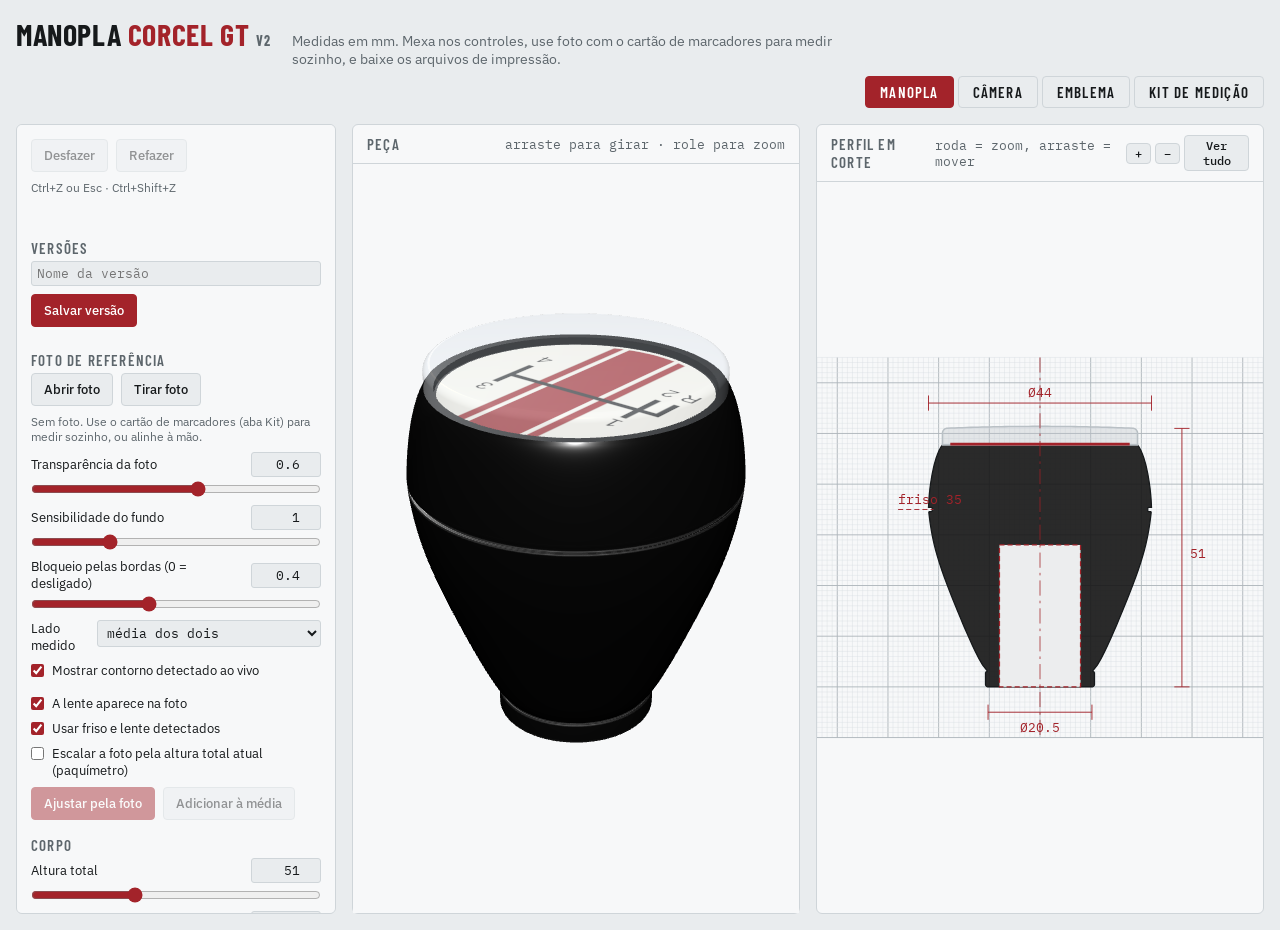
<file: v2/index.html>
<!doctype html>
<html lang="pt-BR">
<head>
  <meta charset="utf-8">
  <meta name="viewport" content="width=device-width, initial-scale=1, viewport-fit=cover">
  <title>Bancada da Manopla Corcel GT</title>
  <link rel="preconnect" href="https://fonts.googleapis.com">
  <link rel="stylesheet" href="https://fonts.googleapis.com/css2?family=Barlow+Condensed:wght@600;700&family=IBM+Plex+Sans:wght@400;500&family=IBM+Plex+Mono:wght@400;500&display=swap">
  <script type="module" crossorigin src="./assets/index-DEo3eXGm.js"></script>
  <link rel="stylesheet" crossorigin href="./assets/index-HDtObFIM.css">
</head>
<body>
  <div class="app" data-tab="knob">
    <header>
      <h1>Manopla <span>Corcel GT</span> <small>v2</small></h1>
      <p>Medidas em mm. Mexa nos controles, use foto com o cartão de marcadores para medir sozinho, e baixe os arquivos de impressão.</p>
      <nav class="tabs" role="tablist">
        <button role="tab" data-tab="knob">Manopla</button>
        <button role="tab" data-tab="cam">Câmera</button>
        <button role="tab" data-tab="emb">Emblema</button>
        <button role="tab" data-tab="kit">Kit de medição</button>
      </nav>
    </header>

    <!-- aba Manopla -->
    <aside class="panel controls pane-knob" id="knob-controls" aria-label="Medidas"></aside>
    <section class="panel view pane-knob">
      <h2>Peça <small>arraste para girar · role para zoom</small></h2>
      <div class="three" id="knob-3d"></div>
    </section>
    <section class="panel view pane-knob vp">
      <h2>Perfil em corte <span class="zoom"><small>roda = zoom, arraste = mover</small><button data-z="in" aria-label="Aproximar">+</button><button data-z="out" aria-label="Afastar">−</button><button data-z="fit">Ver tudo</button></span></h2>
      <svg id="profile" role="img" aria-label="Perfil da manopla com cotas"></svg>
    </section>

    <!-- aba Câmera -->
    <aside class="panel controls pane-cam" id="cam-controls" aria-label="Assistente de foto"></aside>
    <section class="panel view wide pane-cam">
      <h2>Câmera <small>guias: eixo, meio e área ideal</small></h2>
      <div class="camstage"><video id="cam-video" playsinline autoplay muted></video><canvas id="cam-over"></canvas></div>
    </section>

    <!-- aba Emblema -->
    <aside class="panel controls pane-emb" id="emb-controls" aria-label="Matriz do emblema"></aside>
    <section class="panel view wide pane-emb">
      <h2>Matriz de estampar <small>macho · fêmea · disco</small></h2>
      <div class="three" id="emb-3d"></div>
    </section>

    <!-- aba Kit -->
    <aside class="panel controls pane-kit" id="kit-controls" aria-label="Kit de medição"></aside>
    <section class="panel view wide pane-kit">
      <h2>Cartão de marcadores e suporte</h2>
      <div class="kitview">
        <div class="cardwrap" id="card-preview"></div>
        <div class="three" id="kit-3d"></div>
      </div>
    </section>
  </div>
  <div id="print-area"></div>
</body>
</html>
</file>
<file: v2/assets/index-HDtObFIM.css>
:root{--bg:#e9ecee;--panel:#f7f8f9;--ink:#16191b;--muted:#5d666c;--line:#cfd5d9;--accent:#a3232a;--chrome:#b9c0c5;--grid:#d8dde0;--grid-strong:#aeb6bb;--body:#141414;--fit:#11805a;--warn:#b7791f;--f-display:"Barlow Condensed", "Arial Narrow", sans-serif;--f-body:"IBM Plex Sans", system-ui, sans-serif;--f-mono:"IBM Plex Mono", ui-monospace, monospace;--lightningcss-light:initial;--lightningcss-dark: ;color-scheme:light}@media (prefers-color-scheme:dark){:root:not([data-theme=light]){--bg:#121517;--panel:#1b1f22;--ink:#e6e9eb;--muted:#97a1a7;--line:#2d3338;--accent:#d9454c;--chrome:#8a939a;--grid:#252b2f;--grid-strong:#3c444a;--body:#050505;--fit:#3fd29a;--warn:#e0a83a;--lightningcss-light: ;--lightningcss-dark:initial;color-scheme:dark}}:root[data-theme=dark]{--bg:#121517;--panel:#1b1f22;--ink:#e6e9eb;--muted:#97a1a7;--line:#2d3338;--accent:#d9454c;--chrome:#8a939a;--grid:#252b2f;--grid-strong:#3c444a;--body:#050505;--fit:#3fd29a;--warn:#e0a83a;--lightningcss-light: ;--lightningcss-dark:initial;color-scheme:dark}*{box-sizing:border-box}html,body{height:100%;margin:0}body{background:var(--bg);color:var(--ink);font-family:var(--f-body);font-size:14px}[hidden]{display:none!important}.app{grid-template-rows:auto 1fr;grid-template-columns:320px minmax(0,1fr) minmax(0,1fr);gap:16px;min-height:100%;padding:16px;display:grid}header{flex-wrap:wrap;grid-column:1/-1;align-items:baseline;gap:8px 20px;display:flex}h1{font-family:var(--f-display);letter-spacing:.02em;text-transform:uppercase;margin:0;font-size:30px;font-weight:700}h1 span{color:var(--accent)}h1 small{color:var(--muted);letter-spacing:.1em;font-size:14px}header p{color:var(--muted);max-width:70ch;margin:0}.tabs{flex-wrap:wrap;gap:4px;margin-left:auto;display:flex}.tabs button{font:600 15px var(--f-display);text-transform:uppercase;letter-spacing:.08em;padding:6px 14px}.tabs button[aria-selected=true]{background:var(--accent);border-color:var(--accent);color:#fff}.app:not([data-tab=knob]) .pane-knob,.app:not([data-tab=cam]) .pane-cam,.app:not([data-tab=emb]) .pane-emb,.app:not([data-tab=kit]) .pane-kit{display:none!important}.panel{background:var(--panel);border:1px solid var(--line);border-radius:6px;min-width:0}.controls{flex-direction:column;gap:16px;max-height:calc(100vh - 110px);padding:14px;display:flex;overflow:auto}.wide{grid-column:2/-1}fieldset{border:0;gap:8px;min-width:0;margin:0;padding:0;display:grid}legend{font-family:var(--f-display);text-transform:uppercase;letter-spacing:.08em;color:var(--muted);padding:0 0 4px;font-size:15px;font-weight:600}.row{grid-template-columns:1fr 70px;align-items:center;gap:4px 8px;display:grid}.row label{font-size:13px}.row input[type=range]{width:100%;accent-color:var(--accent);grid-column:1/-1;margin:0}.row input[type=number],input[type=text],select{font:13px var(--f-mono);border:1px solid var(--line);background:var(--bg);width:100%;color:var(--ink);border-radius:3px;padding:3px 5px}.row input[type=number]{text-align:right;font-variant-numeric:tabular-nums}.row input:disabled{opacity:.45}.check{align-items:flex-start;gap:8px;font-size:13px;display:flex}.check input{accent-color:var(--accent);margin:2px 0 0}.btns{flex-wrap:wrap;align-items:center;gap:8px;display:flex}button,.file{font:500 13px var(--f-body);border:1px solid var(--line);background:var(--bg);color:var(--ink);cursor:pointer;border-radius:4px;padding:7px 12px}button.primary{background:var(--accent);border-color:var(--accent);color:#fff}button:disabled{opacity:.45;cursor:default}button:focus-visible,input:focus-visible,select:focus-visible,.file:focus-within{outline:2px solid var(--accent);outline-offset:2px}.file input{display:none}.hint{color:var(--muted);margin:0;font-size:12px}.toast{color:var(--accent);min-height:1em;margin:0;font-size:12px}.box{border:1px solid var(--line);border-radius:4px;gap:8px;padding:8px;display:grid}.box table{border-collapse:collapse;font:12px var(--f-mono);font-variant-numeric:tabular-nums;width:100%}.box td{border-bottom:1px solid var(--line);padding:2px 4px}.box td:not(:first-child){text-align:right}.up{color:var(--fit)}.box p{margin:0;font-size:12px}.chips{flex-wrap:wrap;gap:6px;display:flex}.chip{font:12px var(--f-mono);border:1px solid var(--line);border-radius:999px;padding:2px 8px}.chip.ok{border-color:var(--fit);color:var(--fit)}.chip.warn{border-color:var(--warn);color:var(--warn)}.chip.bad{border-color:var(--accent);color:var(--accent)}.vlist{gap:6px;margin:0;padding:0;list-style:none;display:grid}.vlist li{border:1px solid var(--line);border-radius:4px;grid-template-columns:minmax(0,1fr) auto auto;align-items:center;gap:6px;padding:6px 8px;display:grid}.vlist li.cur{border-color:var(--accent)}.vlist b{overflow-wrap:anywhere;font-weight:500}.vlist small{color:var(--muted);font-family:var(--f-mono);font-size:11px;display:block}.vlist button{padding:4px 8px;font-size:12px}.view{flex-direction:column;min-height:440px;display:flex}.view h2{font-family:var(--f-display);text-transform:uppercase;letter-spacing:.08em;color:var(--muted);border-bottom:1px solid var(--line);justify-content:space-between;align-items:center;gap:8px;margin:0;padding:10px 14px;font-size:15px;font-weight:600;display:flex}.view h2 small{font-family:var(--f-mono);text-transform:none;letter-spacing:0;font-weight:400}.zoom{align-items:center;gap:4px;display:flex}.zoom button{font:500 12px var(--f-mono);padding:2px 8px}.three{flex:1;min-height:380px;position:relative}.three canvas{width:100%;height:100%;display:block;position:absolute;inset:0}#profile{cursor:grab;touch-action:none;flex:1;width:100%;min-height:380px}#profile.panning{cursor:grabbing}.dim{font-family:var(--f-mono);fill:var(--accent);font-size:2.6px}.camstage{background:#000;flex:1;min-height:420px;position:relative;overflow:hidden}.camstage video,.camstage canvas{object-fit:contain;width:100%;height:100%;position:absolute;inset:0}.checks{gap:6px;margin:0;padding:0;list-style:none;display:grid}.checks li{grid-template-columns:14px 1fr;align-items:start;gap:8px;font-size:13px;display:grid}.checks li:before{content:"";background:var(--line);border-radius:50%;width:10px;height:10px;margin-top:4px}.checks li.ok:before{background:var(--fit)}.checks li.warn:before{background:var(--warn)}.checks li.bad:before{background:var(--accent)}.checks small{color:var(--muted);font-size:12px;display:block}.levelnum{font:500 22px var(--f-mono);font-variant-numeric:tabular-nums}.kitview{flex:1;grid-template-columns:minmax(0,1fr) minmax(0,1fr);gap:16px;padding:14px;display:grid}.cardwrap{background:#fff;border-radius:4px;place-items:center;padding:12px;display:grid}.cardwrap svg{width:100%;height:auto;max-height:520px}#print-area{display:none}@media print{body>.app{display:none!important}#print-area{display:block!important}@page{size:A4;margin:10mm}}@media (max-width:1100px){.app{grid-template-columns:300px minmax(0,1fr)}.vp{grid-column:1/-1}.wide{grid-column:2}}@media (max-width:720px){.app{grid-template-columns:minmax(0,1fr)}.wide,.view{grid-column:auto!important}.controls{max-height:none}.kitview{grid-template-columns:1fr}.pane-cam.view{order:-1}}@media (prefers-reduced-motion:reduce){*{transition:none!important}}
</file>
